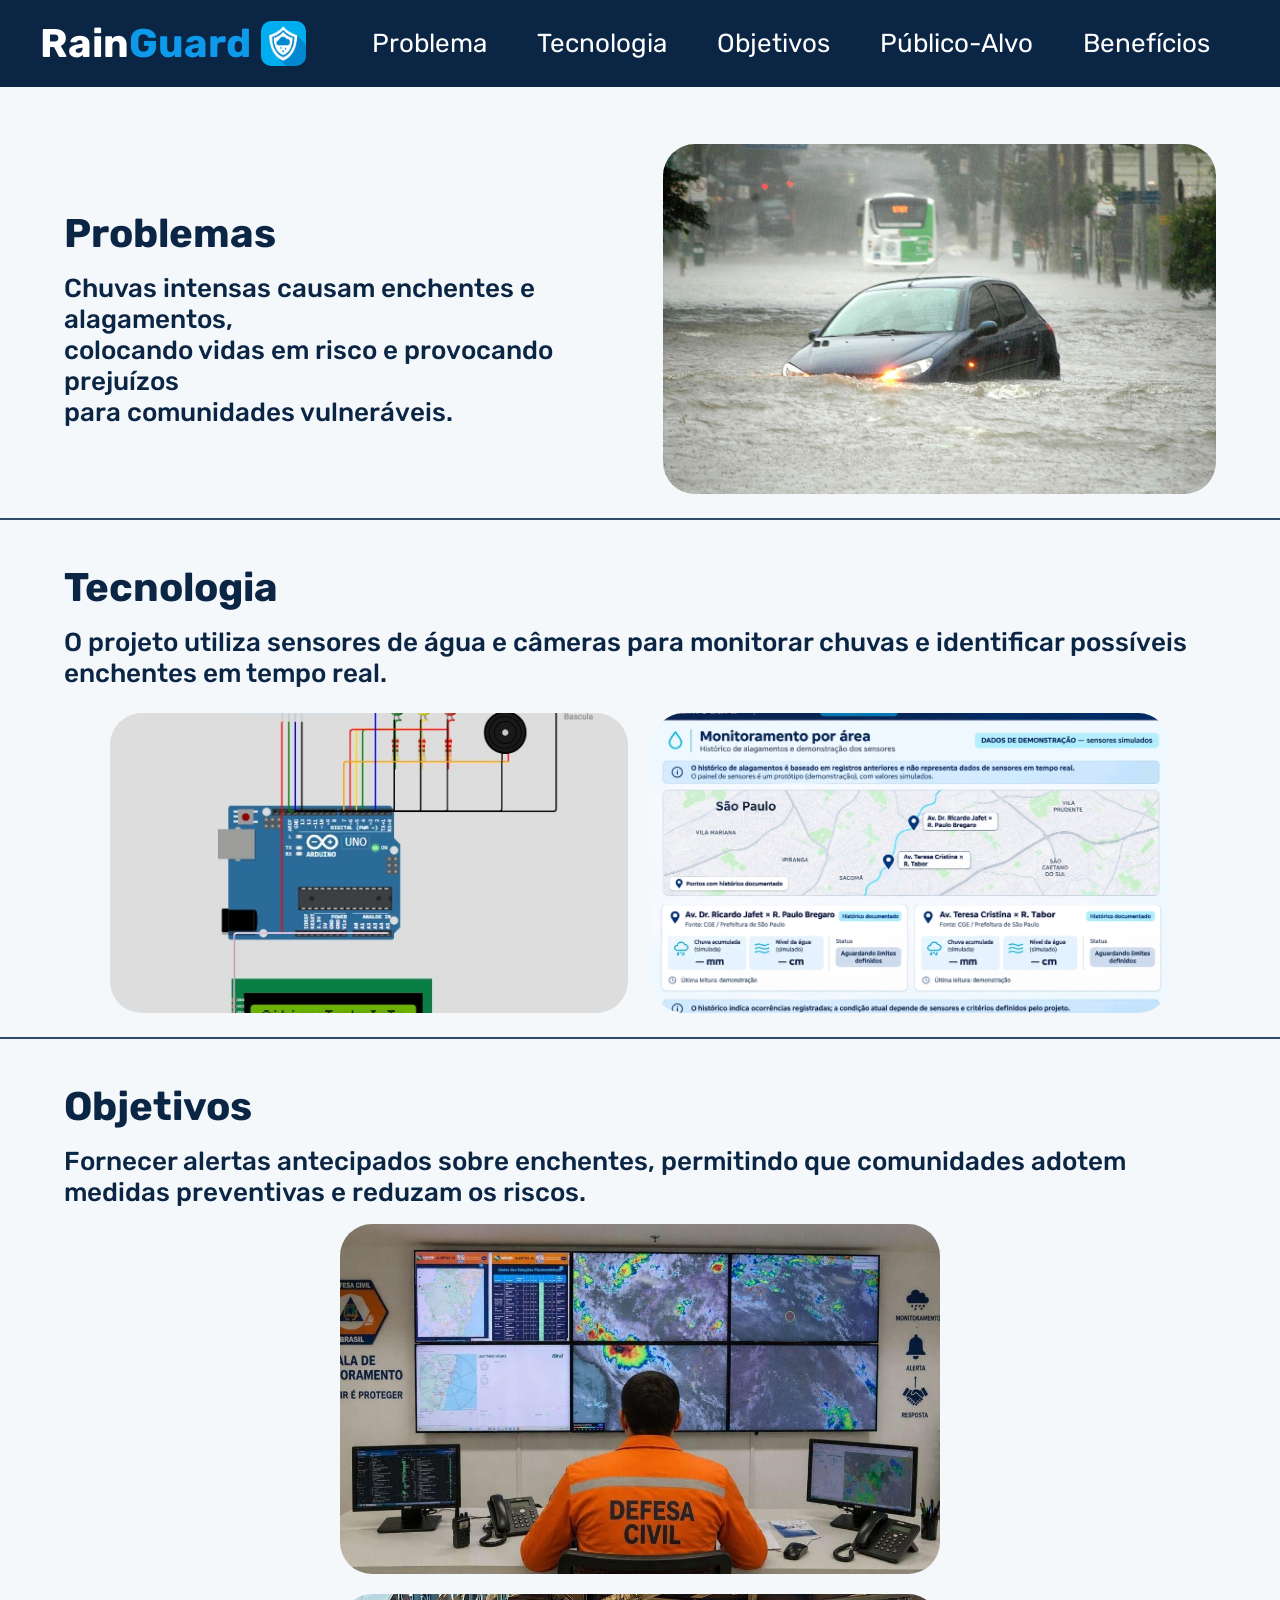
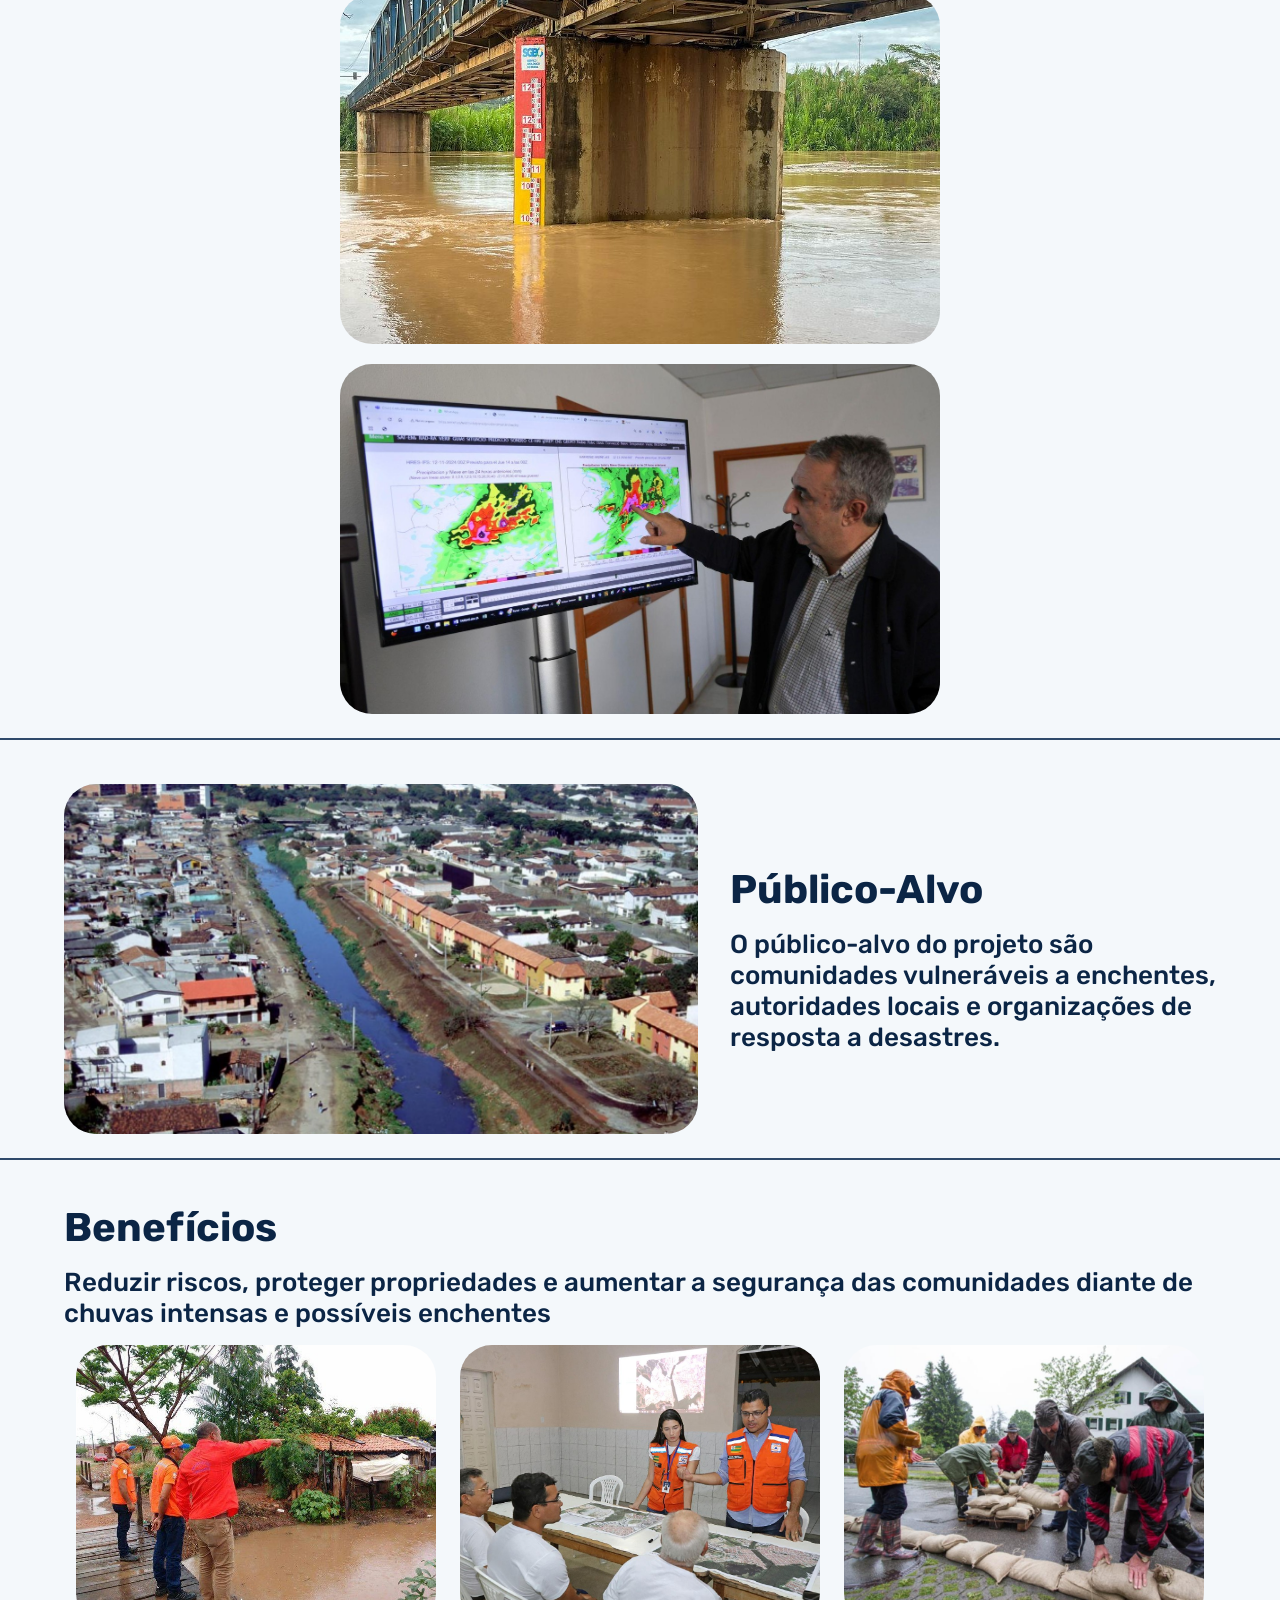
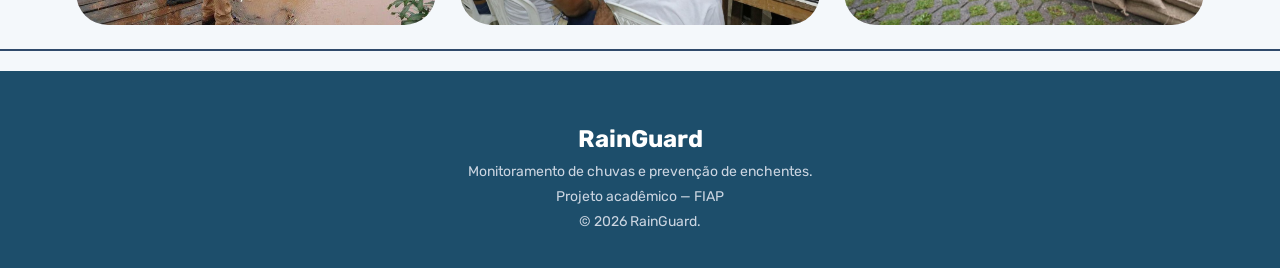
<file: gs front end/images/index.html>
<!DOCTYPE html>
<html lang="pt-br">
<head>
    <meta charset="UTF-8">
    <meta name="viewport" content="width=device-width, initial-scale=1.0">
    
    <link rel="preconnect" href="https://fonts.googleapis.com">

<link rel="preconnect" href="https://fonts.gstatic.com" crossorigin>

<link href="https://fonts.googleapis.com/css2?family=Inter:ital,opsz,wght@0,14..32,100..900;1,14..32,100..900&family=Rubik:ital,wght@0,300..900;1,300..900&display=swap" rel="stylesheet">

    <link rel="stylesheet" href="../css/style.css">

    <title>Projeto Tech Nova</title>
</head>
<body>

 <header>
    <div class="logo">
        Rain<span>Guard</span>
        <img src="logo.jpg" alt="Logo do projeto RainGuard, representando a proteção contra enchentes e alagamentos.">
    </div>

    <nav class="links">
        <a href="#Problemas">Problema</a>
        <a href="#Tecnologia">Tecnologia</a>
        <a href="#Objetivos">Objetivos</a>
        <a href="#Publico-alvo">Público-Alvo</a>
        <a href="#Beneficios">Benefícios</a>
    </nav>
</header>

    <section id="Problemas" class="Problemas">
      <div>
        <h2>Problemas</h2>
        <p>Chuvas intensas causam enchentes e alagamentos, <br>colocando vidas em risco e provocando prejuízos <br>para comunidades vulneráveis.</p>
      </div>   
        <img src="alagamento.jpg" alt="Rua de um bairro alagada após uma chuva intensa.">
    </section>
 <section id="Tecnologia" class="Tecnologia">
    <div>
        <h2>Tecnologia</h2>
        <p>O projeto utiliza sensores de água e câmeras para monitorar chuvas e identificar possíveis enchentes em tempo real.</p>
    </div>
    <img src="arduino.jpeg" alt="Sensor de chuva conectado a um circuito eletrônico Arduino">
    <img src="fotomonitoramento.jpeg" alt="Sistema de monitoramento utilizado para acompanhar as condições da chuva e identificar possíveis riscos.">
 </section>

<section id="Objetivos" class="Objetivos">
        <div class="Objetivos-texto">
            <h2>Objetivos</h2>
            <p>Fornecer alertas antecipados sobre enchentes, permitindo que comunidades adotem medidas preventivas e reduzam os riscos.</p>
        </div>
    <div class="Objetivos-imagens">
        <img src="foto1secao3.jpg" alt="Funcionario da Defesa civil monitorando as condições de chuva em um computador.">
        <img src="foto2secao3.jpg" alt="Medidor utilizado para acompanhar o nível da água.">
        <img src="foto3secao3.jpg" alt="Pessoa acompanhando as codições de chuva em um computador.">
    </div>
    
</section>

<section id="Publico-alvo" class="Publico-alvo">
    <div class="Publico-alvo-imagem">
        <img src="fotocomunidade.jpg" alt="Vista da comunidade vulnerável a enchentes, com casas próximas a um rio e áreas alagadas.">
    </div>

    <div class="Publico-alvo-texto">
        <h2>Público-Alvo</h2>
        <p>O público-alvo do projeto são comunidades vulneráveis a enchentes,
        <br>autoridades locais e organizações de resposta a desastres.</p>
    </div>
</section>

<section id="Beneficios" class="Beneficios">
    <div class="Beneficios-texto">
        <h2>Benefícios</h2>
        <p>Reduzir riscos, proteger propriedades e aumentar a segurança das comunidades diante de chuvas intensas e possíveis enchentes</p>
    </div>
    <div class="Beneficios-imagem">
        <img src="dctrabalhando.jpg" alt="Alerta da Defesa Civil sobre enchentes em uma cidade, com informações sobre a situação atual e medidas de segurança.">

        <img src="foto2secao5.jpg" alt="Reunião para discutir estratégias de prevenção de enchentes, com a participação de autoridades locais e especialistas em gestão de desastres.">

        <img src="foto3secao5.png" alt="Homens trabalhando para construir uma barreira de contenção de água, com o objetivo de proteger uma área vulnerável a enchentes.">
    </div>
</section>
<footer>
    <h3>RainGuard</h3>
    <p>Monitoramento de chuvas e prevenção de enchentes.</p>
    <p>Projeto acadêmico — FIAP</p>
    <p>© 2026 RainGuard.</p>
</footer>
</body>
</html>
</file>
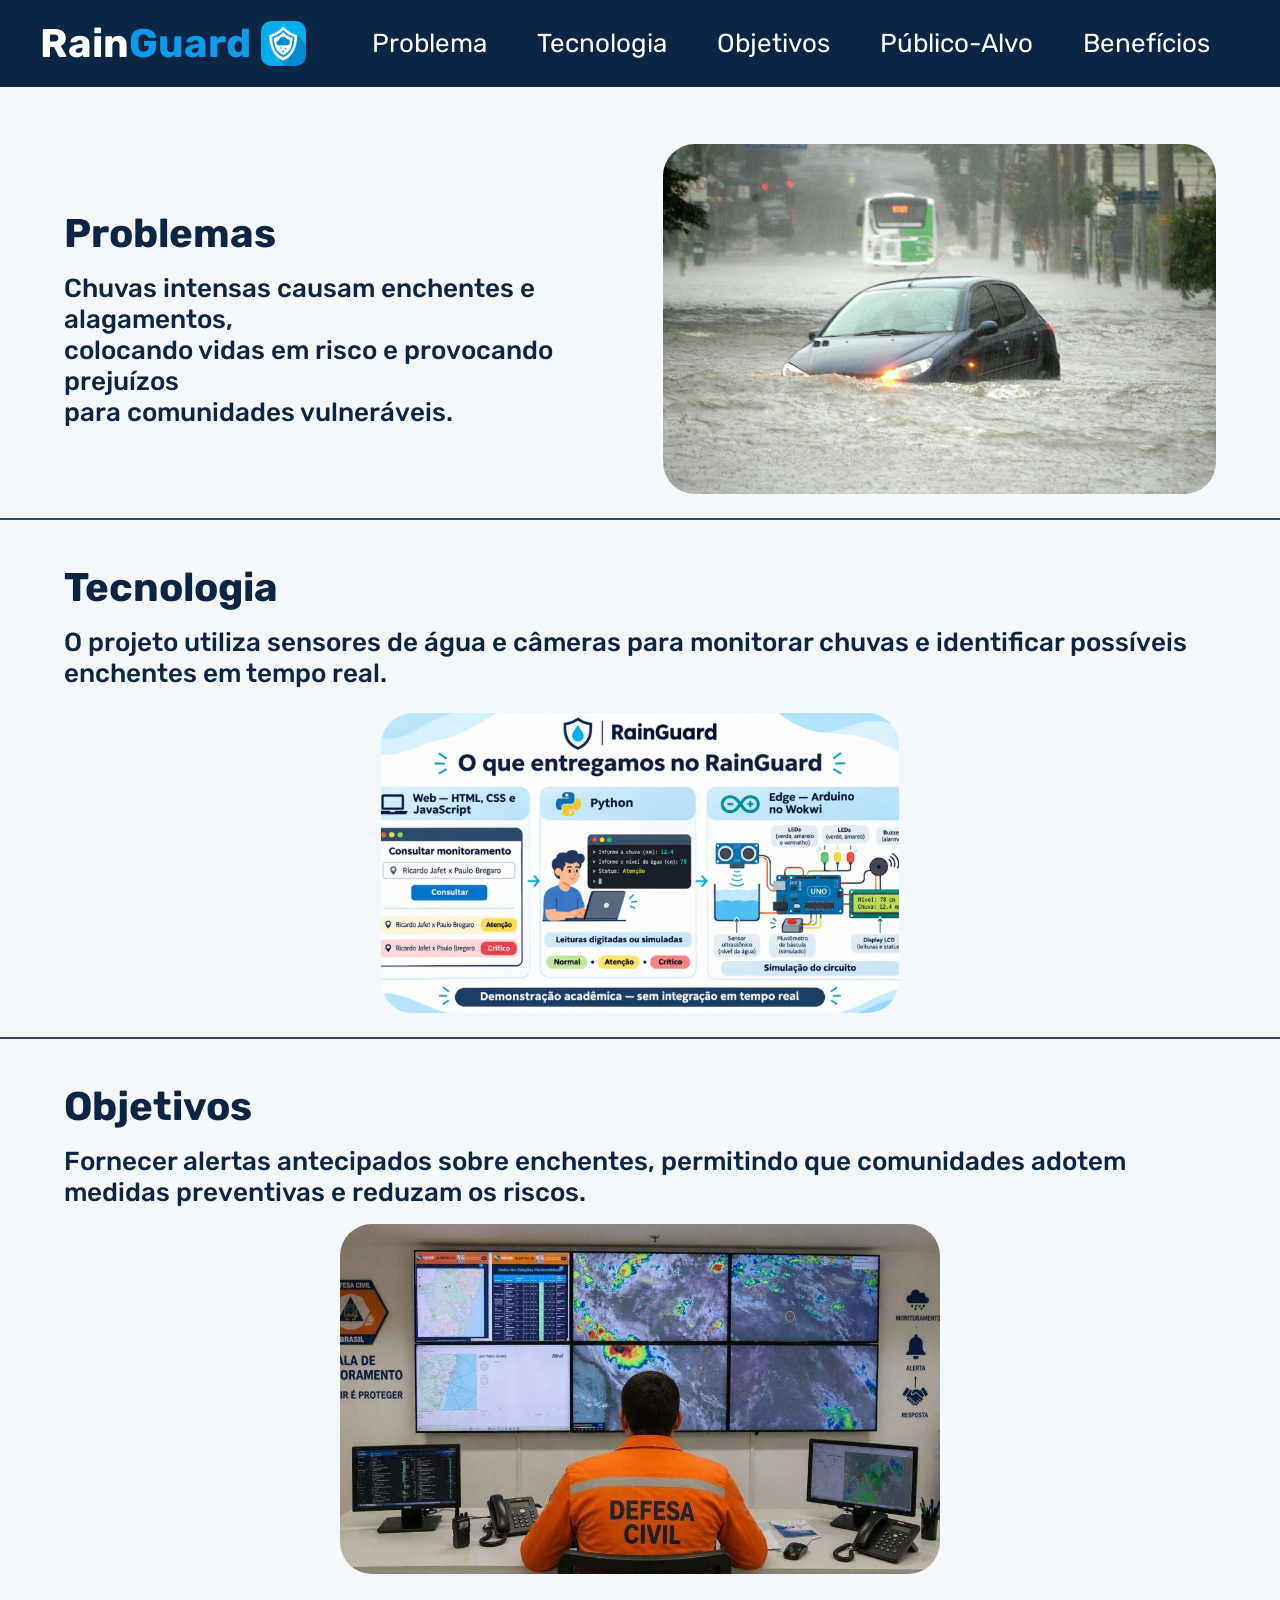
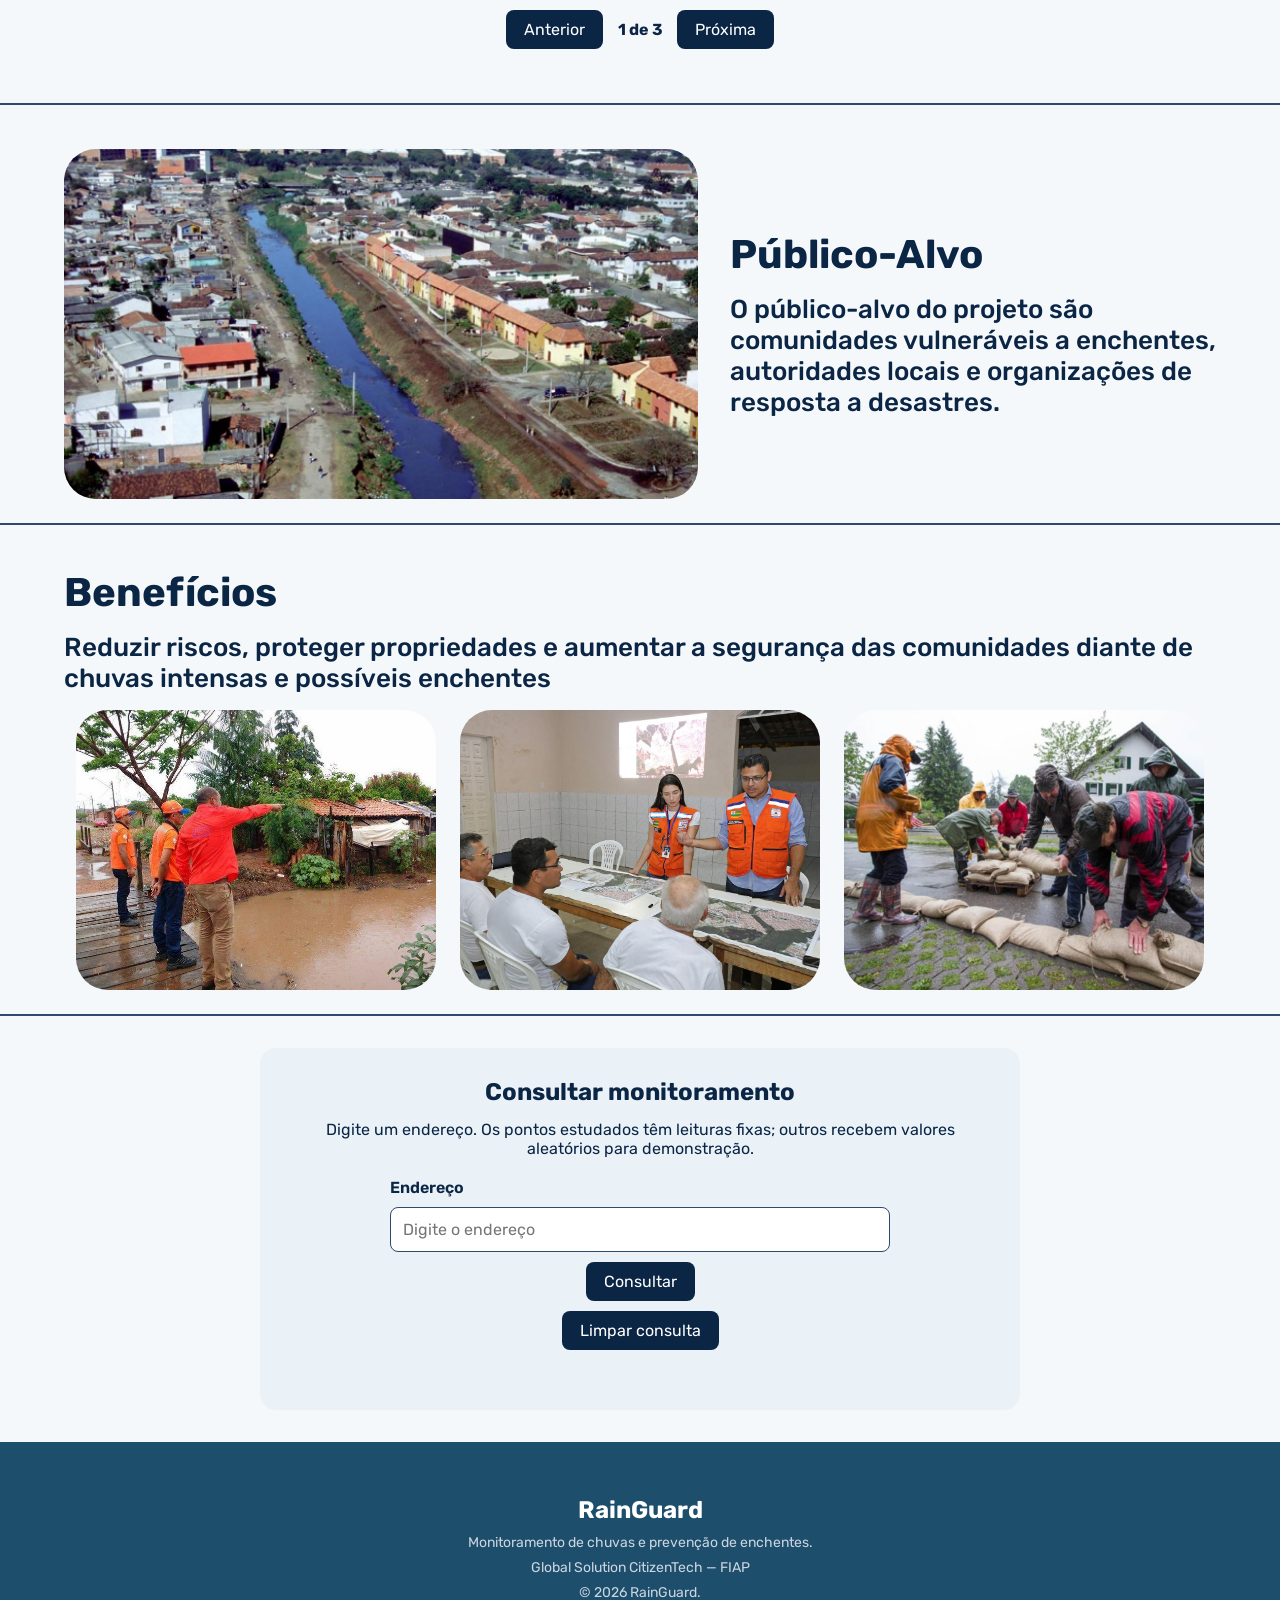
<file: gs front end/index/index.html>
<!DOCTYPE html>
<html lang="pt-br">
<head>
    <meta charset="UTF-8">
    <meta name="viewport" content="width=device-width, initial-scale=1.0">
    
    <link rel="preconnect" href="https://fonts.googleapis.com">

<link rel="preconnect" href="https://fonts.gstatic.com" crossorigin>

<link href="https://fonts.googleapis.com/css2?family=Inter:ital,opsz,wght@0,14..32,100..900;1,14..32,100..900&family=Rubik:ital,wght@0,300..900;1,300..900&display=swap" rel="stylesheet">

    <link rel="stylesheet" href="../css/style.css">

    <title>Projeto Tech Nova - RainGuard</title>
</head>
<body>

 <header>
    <div class="logo">
        Rain<span>Guard</span>
        <img src="../images/logo.jpg" alt="Logo do projeto RainGuard, representando a proteção contra enchentes e alagamentos.">
    </div>

    <nav class="links">
        <a href="#Problemas">Problema</a>
        <a href="#Tecnologia">Tecnologia</a>
        <a href="#Objetivos">Objetivos</a>
        <a href="#Publico-alvo">Público-Alvo</a>
        <a href="#Beneficios">Benefícios</a>
    </nav>
</header>

    <section id="Problemas" class="Problemas">
      <div>
        <h2>Problemas</h2>
        <p>Chuvas intensas causam enchentes e alagamentos, <br>colocando vidas em risco e provocando prejuízos <br>para comunidades vulneráveis.</p>
      </div>   
        <img src="../images/alagamento.jpg" alt="Rua de um bairro alagada após uma chuva intensa.">
    </section>
 <section id="Tecnologia" class="Tecnologia">
    <div>
        <h2>Tecnologia</h2>
        <p>O projeto utiliza sensores de água e câmeras para monitorar chuvas e identificar possíveis enchentes em tempo real.</p>
    </div>
   
    <img src="../images/rainguard.jpeg" alt="Sistema de monitoramento utilizado para acompanhar as condições da chuva e identificar possíveis riscos.">
 </section>

<section id="Objetivos" class="Objetivos">
        <div class="Objetivos-texto">
            <h2>Objetivos</h2>
            <p>Fornecer alertas antecipados sobre enchentes, permitindo que comunidades adotem medidas preventivas e reduzam os riscos.</p>
        </div>
    <div class="Objetivos-imagens">
        <img src="../images/foto1secao3.jpg" alt="Funcionario da Defesa civil monitorando as condições de chuva em um computador.">
        <img src="../images/foto2secao3.jpg" alt="Medidor utilizado para acompanhar o nível da água.">
        <img src="../images/foto3secao3.jpg" alt="Pessoa acompanhando as codições de chuva em um computador.">
    </div>
    <div class="controles-slideshow">
        <button id="imagem-anterior" type="button">Anterior</button>
        <span id="contador-imagem">1 de 3</span>
        <button id="imagem-proxima" type="button">Próxima</button>
    </div>   
</section>

<section id="Publico-alvo" class="Publico-alvo">
    <div class="Publico-alvo-imagem">
        <img src="../images/fotocomunidade.jpg" alt="Vista da comunidade vulnerável a enchentes, com casas próximas a um rio e áreas alagadas.">
    </div>

    <div class="Publico-alvo-texto">
        <h2>Público-Alvo</h2>
        <p>O público-alvo do projeto são comunidades vulneráveis a enchentes,
        <br>autoridades locais e organizações de resposta a desastres.</p>
    </div>
</section>

<section id="Beneficios" class="Beneficios">
    <div class="Beneficios-texto">
        <h2>Benefícios</h2>
        <p>Reduzir riscos, proteger propriedades e aumentar a segurança das comunidades diante de chuvas intensas e possíveis enchentes</p>
    </div>
    <div class="Beneficios-imagem">
        <img src="../images/dctrabalhando.jpg" alt="Equipe da Defesa Civil trabalhando para implementar medidas de prevenção de enchentes, como a construção de barreiras e sistemas de drenagem.">

        <img src="../images/foto2secao5.jpg" alt="Reunião para discutir estratégias de prevenção de enchentes, com a participação de autoridades locais e especialistas em gestão de desastres.">

        <img src="../images/foto3secao5.png" alt="Homens trabalhando para construir uma barreira de contenção de água, com o objetivo de proteger uma área vulnerável a enchentes.">
    </div>
</section>
<section id="consulta-monitoramento" class="Relato">
    <h2>Consultar monitoramento</h2>
    <p>Digite um endereço. Os pontos estudados têm leituras fixas; outros recebem valores aleatórios para demonstração.</p>

    <form id="form-consulta" novalidate>
        <label for="endereco-consulta">Endereço</label>
        <input
            type="text"
            id="endereco-consulta"
            name="endereco"
            aria-describedby="mensagem-formulario"
            placeholder="Digite o endereço"
        >

        <button type="submit">Consultar</button>
        <button type="button" id="limpar-consulta">Limpar consulta</button>
        <p id="mensagem-formulario" aria-live="polite"></p>
    </form>

    <div id="resultado-consulta" aria-live="polite" hidden>
        <h3 id="endereco-resultado"></h3>
        <p>Chuva: <span id="chuva-consulta">--</span> mm/h</p>
        <p>Nível da água: <span id="nivel-consulta">--</span> cm</p>
        <p>Status: <span id="status-consulta">--</span></p>
        <p>Alerta: <span id="alerta-consulta">--</span></p>
    </div>
</section>
<footer>
    <h3>RainGuard</h3>
    <p>Monitoramento de chuvas e prevenção de enchentes.</p>
    <p>Global Solution CitizenTech — FIAP</p>
    <p>© 2026 RainGuard.</p>
</footer>
<script src="../js/script.js"></script>
</body>
</html>
</file>
<file: gs front end/css/style.css>
:root {
    --cor-fundo: #F4F8FB;
    --cor-cabecalho:#0B2545;
    --cor-rodape:#1D4E6B;
    --titulo: 40px;
    --texto: 26px;
    --altura-img:500px;
    --largura-img:900px;
    --fonte-texto: rubik, sans-serif;
    --cor-texto: #0B2545;
    --altura-img-media: 500px;
    --largura-img-media: 500px;
}

header {
    display: flex;
    justify-content: space-between;
    align-items: center;
    padding: 0 40px;
    box-sizing: border-box;
    background-color: var(--cor-cabecalho);
    position: fixed;
    top: 0;
    left: 0;
    width: 100%;
    z-index: 1000;

}

.logo {
    color: white;
    font-size: var(--titulo);
    font-family: var(--fonte-texto);
    display: flex;
    align-items: center;
    font-weight: bold;
}

.logo img {
    width: 45px;
    height: 45px;
    margin-left: 10px;
    border-radius: 10px;
}

.links {
    display: flex;
    justify-content: center;
    align-items: center;
    gap: 30px;
    padding: 20px;
}


.links a {
    text-decoration: none;
    color: white;
    text-align: center;
    font-size: var(--texto);
    font-family: var(--fonte-texto);
    padding: 8px 10px;
}

.links a:hover {
    color: white;
    transition: 0.3s;
    background-color: #1b8cce;
    border-radius: 10px;
}

body {
    background-color: var(--cor-fundo);
    margin: 0%;
    padding-top: 100px;
}

.Problemas,
.Tecnologia,
.Objetivos,
.Publico-alvo,
.Beneficios {
    width: 100%;
    max-width: 1400px;
    box-sizing: border-box;
    margin: 20px auto;
    padding: 24px 5%;
    border-bottom: 2px solid #2F4A6B;
    scroll-margin-top: 100px;
}

.Problemas,
.Tecnologia {
    display: flex;
    align-items: center;
    gap: 24px;
}

.Problemas > div {
    flex: 1;
    min-width: 0;
}

.Problemas h2,
.Tecnologia h2,
.Objetivos h2,
.Publico-alvo h2,
.Beneficios h2 {
    font-size: var(--titulo);
    font-family: var(--fonte-texto);
    padding: 0;
    margin: 0 0 16px;
    color: var(--cor-texto);
}

.Problemas p,
.Tecnologia p,
.Objetivos p,
.Publico-alvo p,
.Beneficios p {
    font-size: var(--texto);
    font-family: var(--fonte-texto);
    font-weight: 500;
    padding: 0;
    margin: 0;
    color: var(--cor-texto);
}

.Problemas img {
    width: 48%;
    max-width: 600px;
    height: 350px;
    margin: 0;
    padding: 0;
    border-radius: 32px;
    object-fit: cover;
}

.Tecnologia {
    flex-wrap: wrap;
    justify-content: center;
}

.Tecnologia > div {
    width: 100%;
}

.Tecnologia img {
    width: 45%;
    max-width: 560px;
    height: 300px;
    margin: 0;
    padding: 0;
    border-radius: 32px;
    object-fit: cover;
    object-position: center;
}

.Objetivos {
    display: flex;
    flex-direction: column;
    justify-content: center;
    gap: 16px;
}

.Objetivos-imagens {
    display: flex;
    justify-content: center;
    flex-wrap: wrap;
    gap: 20px;
    padding: 0;
}

.Objetivos img {
    width: 100%;
    max-width: 600px;
    height: 350px;
    border-radius: 32px;
    object-fit: cover;
    object-position: center;
}

.Publico-alvo {
    display: flex;
    align-items: center;
    gap: 32px;
}

.Publico-alvo-imagem {
    width: 55%;
}

.Publico-alvo-texto {
    flex: 1;
    min-width: 0;
}

.Publico-alvo img {
    display: block;
    width: 100%;
    height: 350px;
    border-radius: 32px;
    object-fit: cover;
    object-position: center;
}

.Beneficios {
    display: flex;
    flex-direction: column;
    align-items: center;
    gap: 16px;
}

.Beneficios-texto {
    width: 100%;
}

.Beneficios-imagem {
    display: flex;
    flex-wrap: wrap;
    justify-content: center;
    gap: 24px;
    width: 100%;
}

.Beneficios img {
    width: 100%;
    max-width: 360px;
    height: 280px;
    border-radius: 32px;
    object-fit: cover;
    object-position: center;
}

html {
    scroll-behavior: smooth;
}

footer {
    background-color: var(--cor-rodape);
    color: #FFFFFF;
    text-align: center;
    padding: 30px;
    font-family: var(--fonte-texto);
}

footer h3 {
    font-size: 24px;
    margin-bottom: 10px;
}

footer p {
    font-size: 14px;
    color: #CBD5E1;
    margin: 8px 0;
}

span {
    color: #0e9aeb;
}

.controles-slideshow {
    display: flex;
    justify-content: center;
    align-items: center;
    gap: 12px;
    margin: 20px auto 30px;
}

.controles-slideshow button {
    background-color: var(--cor-cabecalho);
    color: #FFFFFF;
    border: 0;
    border-radius: 8px;
    padding: 10px 18px;
    font-family: var(--fonte-texto);
    font-size: 16px;
    cursor: pointer;
}

.controles-slideshow button:hover {
    background-color: #1b8cce;
}

#contador-imagem {
    color: var(--cor-texto);
    font-family: var(--fonte-texto);
    font-weight: bold;
    min-width: 50px;
    text-align: center;
}

.Relato {
    display: flex;
    flex-direction: column;
    align-items: center;
    gap: 14px;
    max-width: 700px;
    margin: 32px auto;
    padding: 30px;
    background-color: #EAF2F8;
    border-radius: 16px;
    color: var(--cor-texto);
    font-family: var(--fonte-texto);
}

.Relato h2,
.Relato p {
    margin: 0;
    text-align: center;
}

.Relato form {
    display: flex;
    flex-direction: column;
    gap: 10px;
    width: 100%;
    max-width: 500px;
}

.Relato label {
    margin-top: 6px;
    font-weight: 600;
}

.Relato input,
.Relato textarea {
    width: 100%;
    box-sizing: border-box;
    padding: 12px;
    border: 1px solid #2F4A6B;
    border-radius: 8px;
    font-family: var(--fonte-texto);
    font-size: 16px;
}

.Relato textarea {
    resize: vertical;
}

.Relato button {
    align-self: center;
    background-color: var(--cor-cabecalho);
    color: #FFFFFF;
    border: 0;
    border-radius: 8px;
    padding: 10px 18px;
    font-family: var(--fonte-texto);
    font-size: 16px;
    cursor: pointer;
}

.Relato button:hover {
    background-color: #1b8cce;
}

#mensagem-formulario {
    min-height: 20px;
    font-weight: bold;
}

@media (max-width: 1024px) {
    body {
        margin: 0;
        padding-top: 0;
    }

    header {
        position: static;
        width: auto;
        flex-direction: column;
        gap: 12px;
        padding: 16px;
    }

    .links {
        flex-wrap: wrap;
        justify-content: center;
        gap: 10px;
        padding: 10px;
    }

    .links a {
        font-size: 16px;
    }

    .Problemas,
    .Tecnologia,
    .Publico-alvo {
        flex-direction: column;
        align-items: center;
    }

    .Problemas,
    .Tecnologia,
    .Objetivos,
    .Publico-alvo,
    .Beneficios {
        width: 100%;
        margin: 16px auto;
        padding: 20px 16px;
        scroll-margin-top: 20px;
    }

    .Problemas > div,
    .Tecnologia > div,
    .Publico-alvo-imagem,
    .Publico-alvo-texto,
    .Beneficios-texto {
        width: 100%;
    }

    .Publico-alvo {
        flex-direction: column-reverse;
    }

    .Problemas img,
    .Tecnologia img,
    .Objetivos img,
    .Publico-alvo img,
    .Beneficios img {
        width: 100%;
        max-width: 600px;
        height: auto;
        margin: 0;
        padding: 0;
    }

    .Objetivos-imagens,
    .Beneficios-imagem {
        flex-wrap: wrap;
        gap: 20px;
        padding: 0;
    }

    .Relato {
        width: 100%;
        max-width: 100%;
        box-sizing: border-box;
        margin: 20px auto;
        padding: 24px;
    }

    .Relato form {
        width: 100%;
    }
}
</file>
